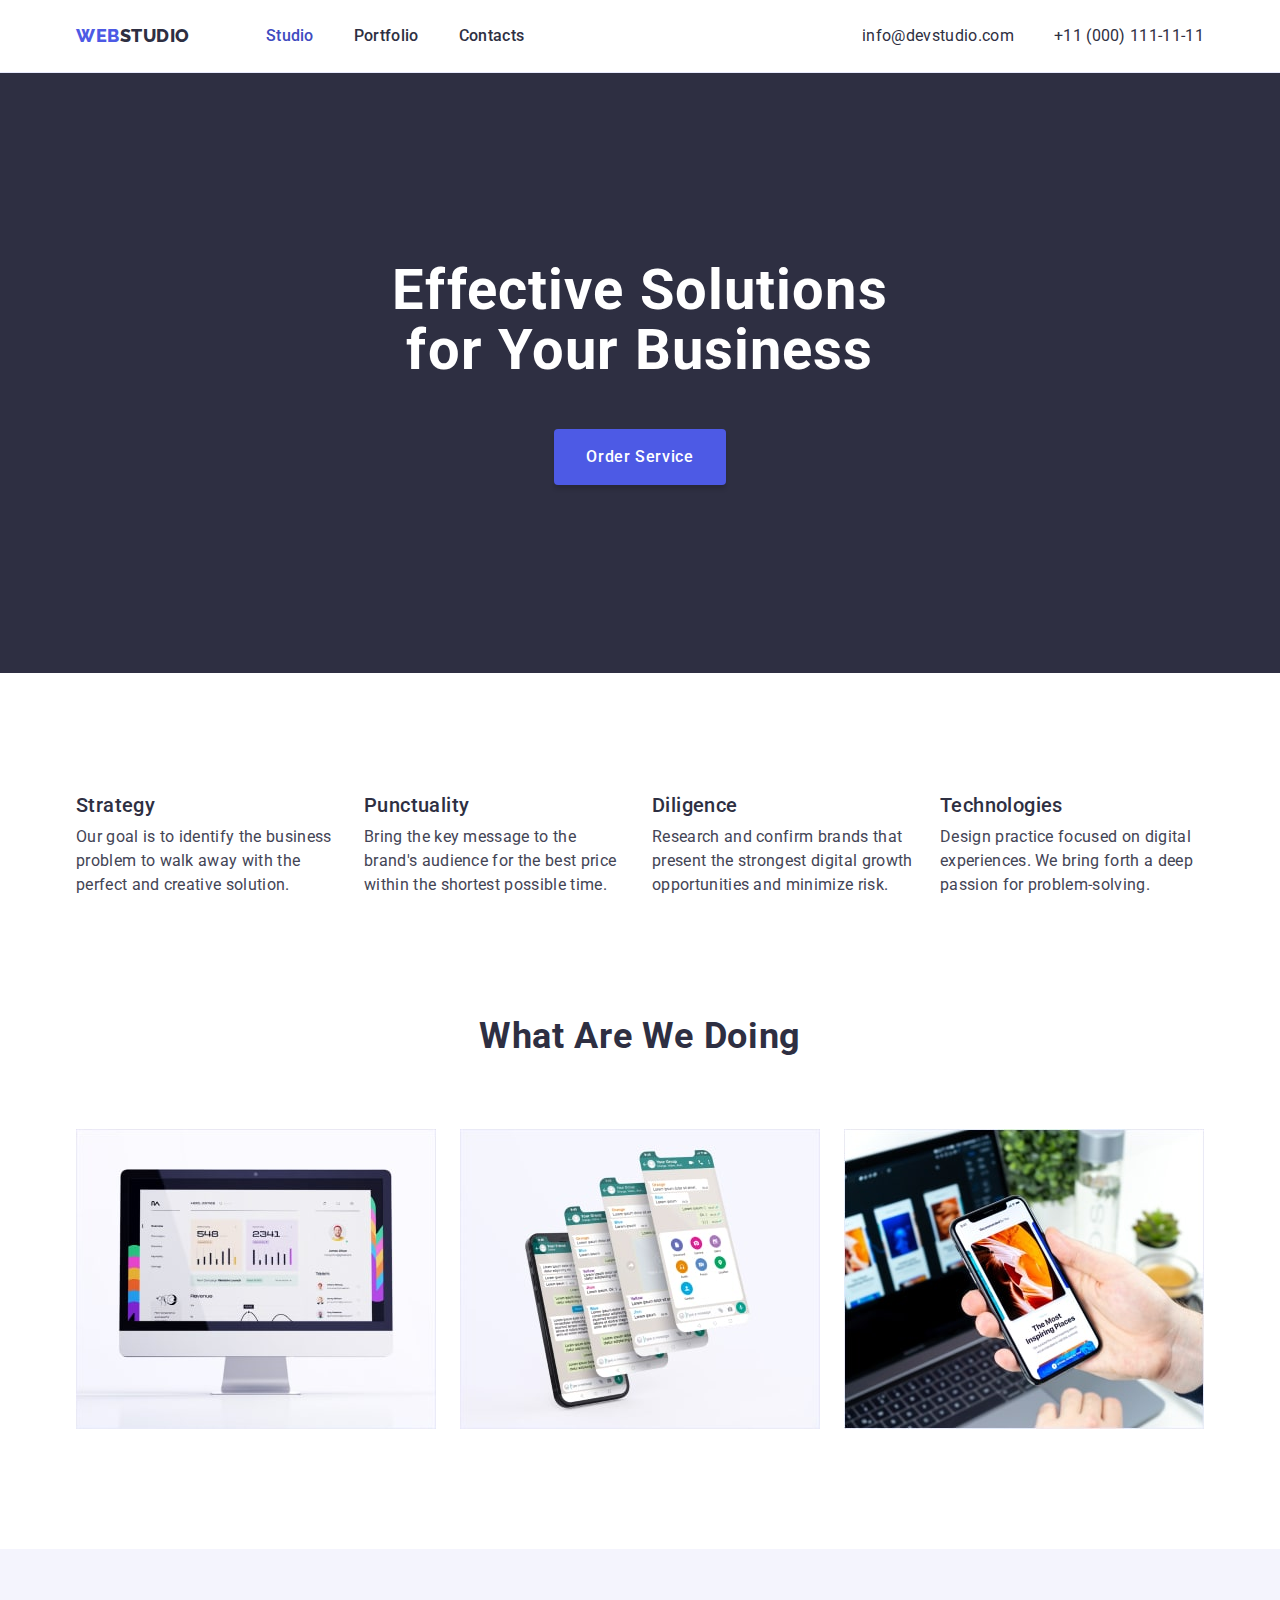
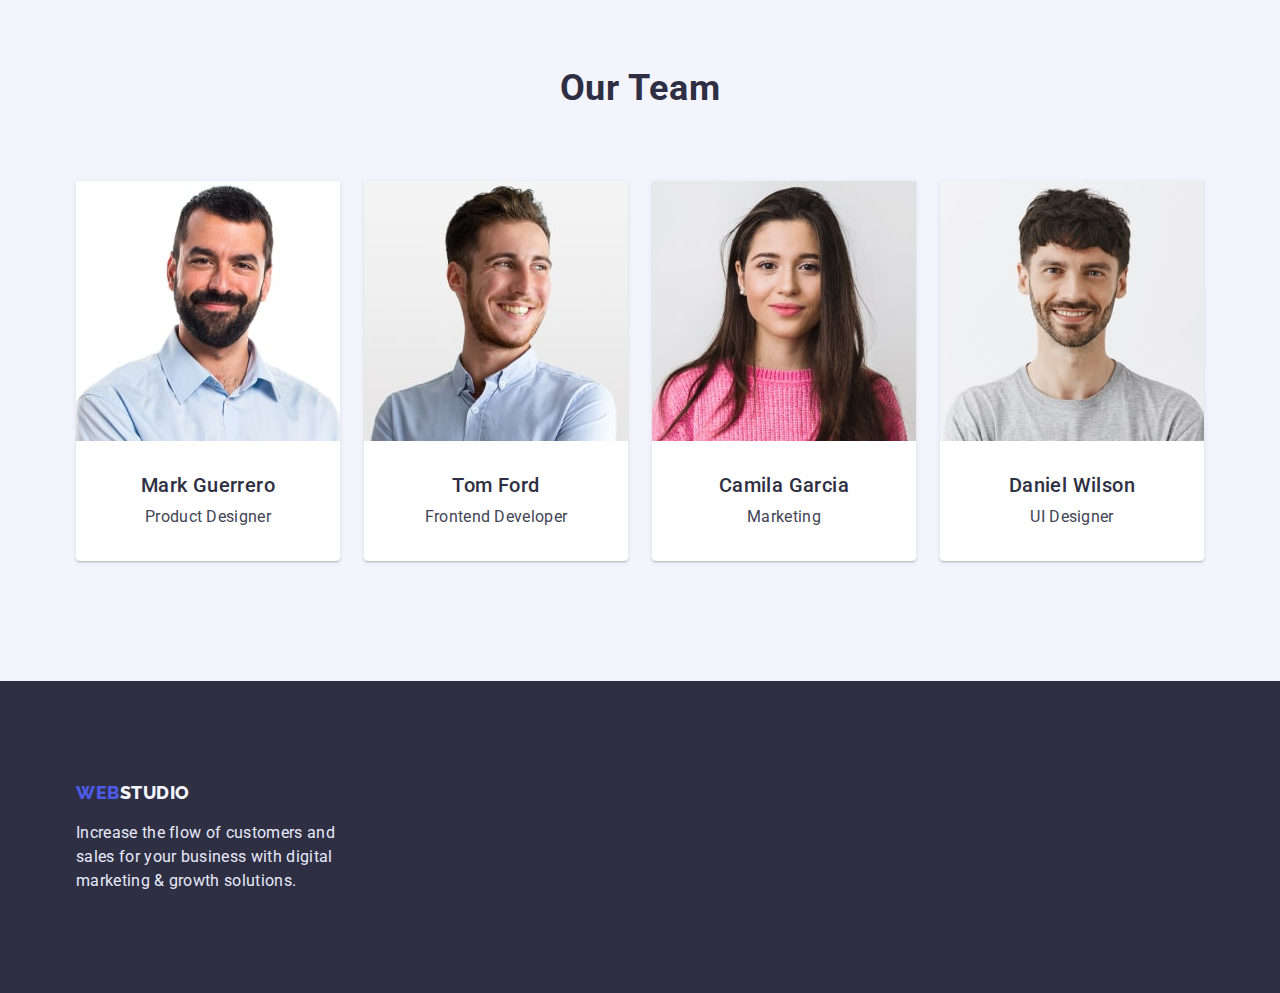
<file: index.html>
<!DOCTYPE html>
<html lang="en">
  <head>
    <meta charset="UTF-8" />
    <meta name="viewport" content="width=device-width, initial-scale=1.0" />
    <title>WebStudio</title>
    <link rel="preconnect" href="https://fonts.googleapis.com" />
    <link rel="preconnect" href="https://fonts.gstatic.com" crossorigin />
    <link
      href="https://fonts.googleapis.com/css2?family=Raleway:wght@800&family=Roboto:wght@400;500;700&display=swap"
      rel="stylesheet"
    />
    <link
      rel="stylesheet"
      href="https://cdnjs.cloudflare.com/ajax/libs/modern-normalize/1.1.0/modern-normalize.min.css"
    />
    <link rel="stylesheet" href="./css/styles.css" />
  </head>

  <body>
    <header>
      <div class="container nav-flex">
        <nav class="nav">
          <a class="nav-logo logo" href="./index.html" target="_self"
            ><span class="accent">Web</span>Studio</a
          >
          <ul class="nav-list">
            <li class="nav-item">
              <a class="nav-link current" href="./index.html" target="_self"
                >Studio</a
              >
            </li>
            <li class="nav-item">
              <a class="nav-link" href="./portfolio.html" target="_self"
                >Portfolio</a
              >
            </li>
            <li class="nav-item">
              <a class="nav-link" href="">Contacts</a>
            </li>
          </ul>
        </nav>
        <address class="address">
          <ul class="address-list text-main">
            <li class="address-item">
              <a class="address-link" href="mailto:info@devstudio.com"
                >info@devstudio.com</a
              >
            </li>
            <li class="address-item">
              <a class="address-link" href="tel:+110001111111"
                >+11 (000) 111-11-11</a
              >
            </li>
          </ul>
        </address>
      </div>
    </header>

    <main>
      <section class="hero">
        <div class="container">
          <h1 class="hero-title text-title-big">
            Effective Solutions for Your Business
          </h1>
          <button class="button primary text-main" type="button">
            Order Service
          </button>
        </div>
      </section>

      <section class="features section">
        <div class="container">
          <h2 class="visually-hidden">Our features</h2>
          <ul class="features-list">
            <li class="features-item">
              <h3 class="text-title">Strategy</h3>
              <p class="text-main">
                Our goal is to identify the business problem to walk away with
                the perfect and creative solution.
              </p>
            </li>
            <li class="features-item">
              <h3 class="text-title">Punctuality</h3>
              <p class="text-main">
                Bring the key message to the brand's audience for the best price
                within the shortest possible time.
              </p>
            </li>
            <li class="features-item">
              <h3 class="text-title">Diligence</h3>
              <p class="text-main">
                Research and confirm brands that present the strongest digital
                growth opportunities and minimize risk.
              </p>
            </li>
            <li class="features-item">
              <h3 class="text-title">Technologies</h3>
              <p class="text-main">
                Design practice focused on digital experiences. We bring forth a
                deep passion for problem-solving.
              </p>
            </li>
          </ul>
        </div>
      </section>

      <section class="services section">
        <div class="container">
          <h2 class="text-title-big">What Are We Doing</h2>
          <ul class="services-list">
            <li class="services-item">
              <img
                src="./images/Example01.jpg"
                alt="Monitor showing a website"
                width="360"
                height="300"
              />
            </li>
            <li class="services-item">
              <img
                src="./images/Example02.jpg"
                alt="Smartphone with 4 different displays"
                width="360"
                height="300"
              />
            </li>
            <li class="services-item">
              <img
                src="./images/Example03.jpg"
                alt="Mobile phone and laptop showing the same website"
                width="360"
                height="300"
              />
            </li>
          </ul>
        </div>
      </section>

      <section class="team section">
        <div class="container">
          <h2 class="text-title-big">Our Team</h2>
          <ul class="team-list">
            <li class="team-item">
              <img
                src="./images/TeamMember01.jpg"
                alt="Photo of a team member Mark Guerrero"
                width="264"
                height="260"
              />
              <div class="team-item-description">
                <h3 class="text-title">Mark Guerrero</h3>
                <p class="text-main">Product Designer</p>
              </div>
            </li>
            <li class="team-item">
              <img
                src="./images/TeamMember02.jpg"
                alt="Photo of a team member Tom Ford"
                width="264"
                height="260"
              />
              <div class="team-item-description">
                <h3 class="text-title">Tom Ford</h3>
                <p class="text-main">Frontend Developer</p>
              </div>
            </li>
            <li class="team-item">
              <img
                src="./images/TeamMember03.jpg"
                alt="Photo of a team member Camila Garcia"
                width="264"
                height="260"
              />
              <div class="team-item-description">
                <h3 class="text-title">Camila Garcia</h3>
                <p class="text-main">Marketing</p>
              </div>
            </li>
            <li class="team-item">
              <img
                src="./images/TeamMember04.jpg"
                alt="Photo of a team member Daniel Wilson"
                width="264"
                height="260"
              />
              <div class="team-item-description">
                <h3 class="text-title">Daniel Wilson</h3>
                <p class="text-main">UI Designer</p>
              </div>
            </li>
          </ul>
        </div>
      </section>
    </main>

    <footer class="footer">
      <div class="container">
        <div class="footer-logo-box">
          <a class="footer-logo logo" href="./index.html" target="_self"
            ><span class="accent">Web</span>Studio</a
          >
          <p class="footer-logo-text text-main">
            Increase the flow of customers and sales for your business with
            digital marketing & growth solutions.
          </p>
        </div>
      </div>
    </footer>
  </body>
</html>
</file>
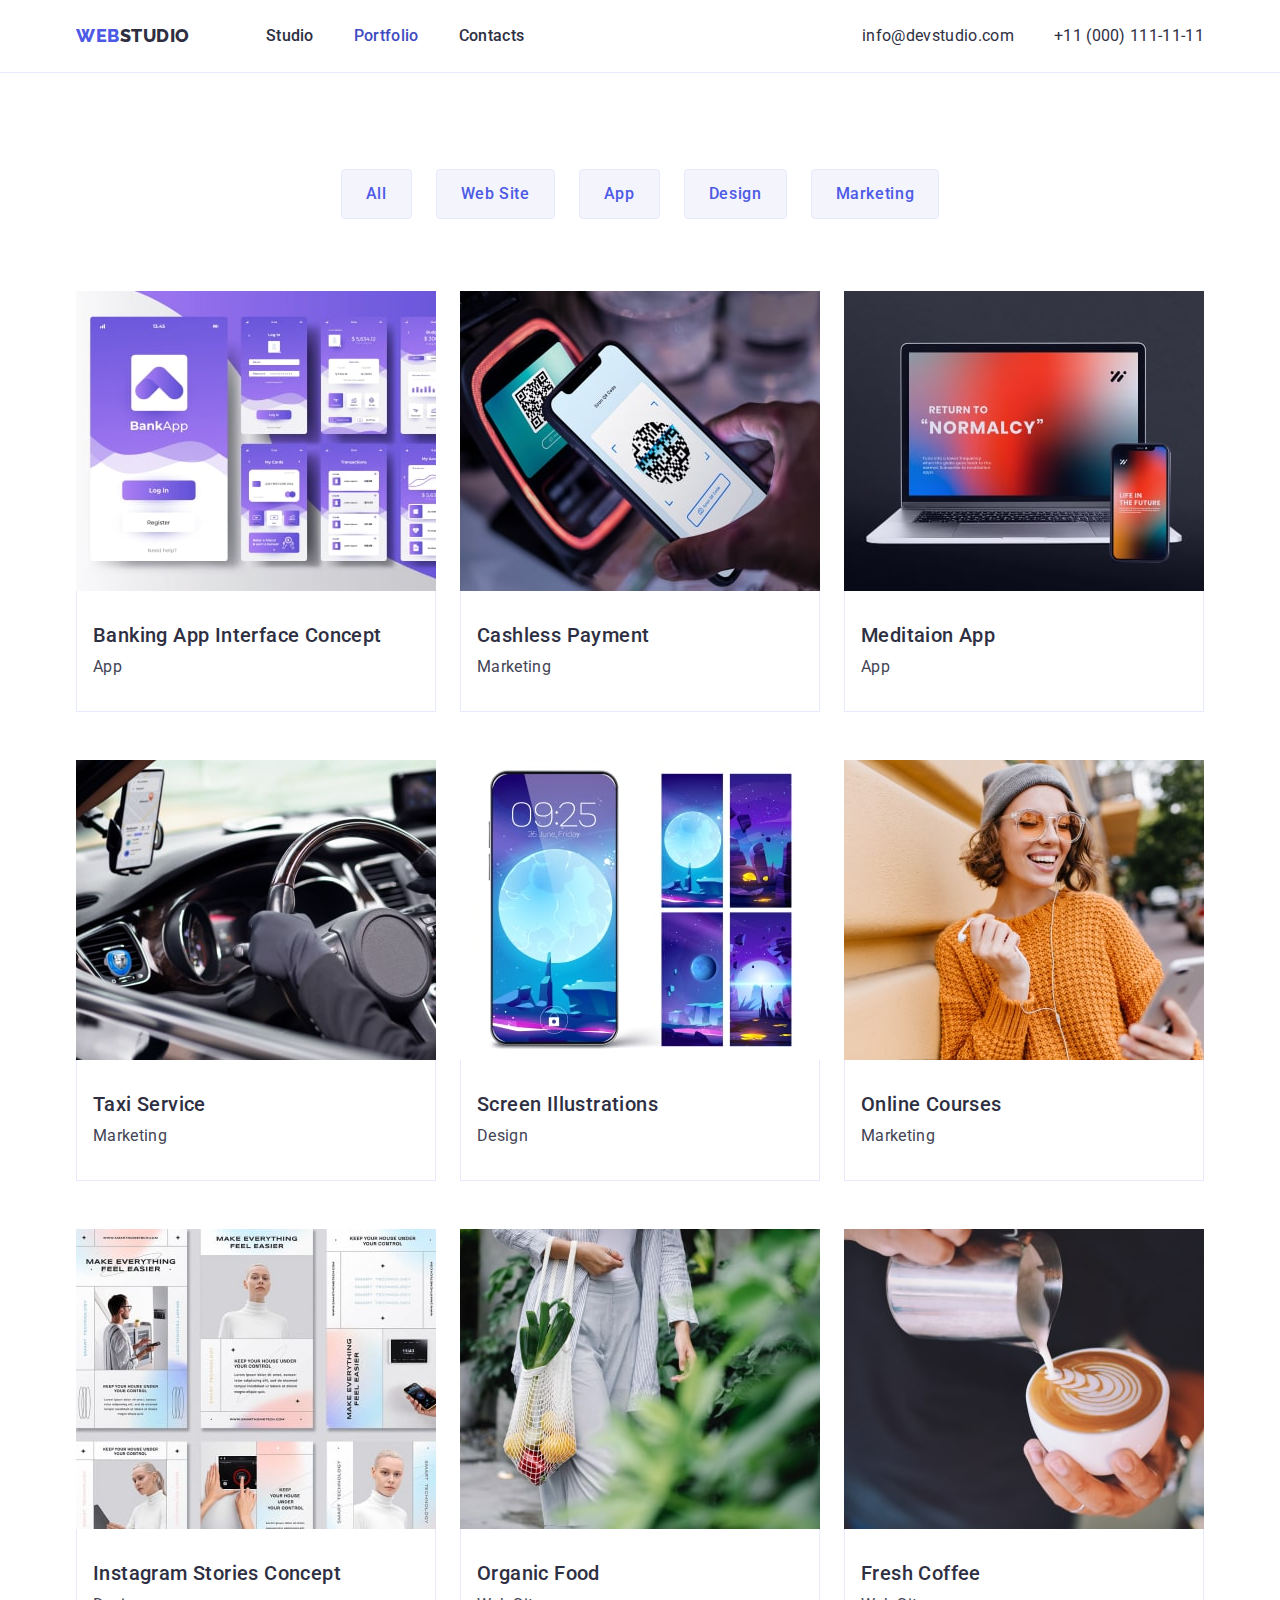
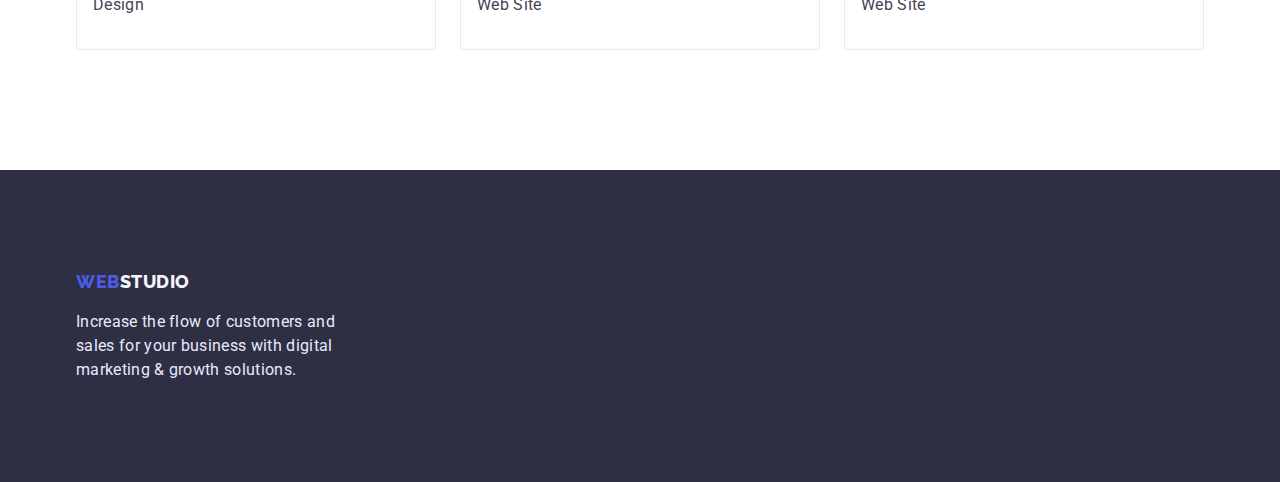
<file: portfolio.html>
<!DOCTYPE html>
<html lang="en">
  <head>
    <meta charset="UTF-8" />
    <meta name="viewport" content="width=device-width, initial-scale=1.0" />
    <title>WebStudio</title>
    <link rel="preconnect" href="https://fonts.googleapis.com" />
    <link rel="preconnect" href="https://fonts.gstatic.com" crossorigin />
    <link
      href="https://fonts.googleapis.com/css2?family=Raleway:wght@800&family=Roboto:wght@400;500;700&display=swap"
      rel="stylesheet"
    />
    <link
      rel="stylesheet"
      href="https://cdnjs.cloudflare.com/ajax/libs/modern-normalize/1.1.0/modern-normalize.min.css"
    />
    <link rel="stylesheet" href="./css/styles.css" />
  </head>
  <body>
    <header>
      <div class="container nav-flex">
        <nav class="nav">
          <a class="nav-logo logo" href="./index.html" target="_self"
            ><span class="accent">Web</span>Studio</a
          >
          <ul class="nav-list">
            <li class="nav-item">
              <a class="nav-link" href="./index.html" target="_self">Studio</a>
            </li>
            <li class="nav-item">
              <a class="nav-link current" href="./portfolio.html" target="_self"
                >Portfolio</a
              >
            </li>
            <li class="nav-item">
              <a class="nav-link" href="">Contacts</a>
            </li>
          </ul>
        </nav>
        <address class="address">
          <ul class="address-list text-main">
            <li class="address-item">
              <a class="address-link" href="mailto:info@devstudio.com"
                >info@devstudio.com</a
              >
            </li>
            <li class="address-item">
              <a class="address-link" href="tel:+110001111111"
                >+11 (000) 111-11-11</a
              >
            </li>
          </ul>
        </address>
      </div>
    </header>

    <main>
      <section class="portfolio section">
        <div class="container">
          <h1 class="visually-hidden">Portfolio</h1>
          <ul class="filter-list">
            <li class="filter-item">
              <button class="button secondary text-main" type="button">
                All
              </button>
            </li>
            <li class="filter-item">
              <button class="button secondary text-main" type="button">
                Web Site
              </button>
            </li>
            <li class="filter-item">
              <button class="button secondary text-main" type="button">
                App
              </button>
            </li>
            <li class="filter-item">
              <button class="button secondary text-main" type="button">
                Design
              </button>
            </li>
            <li class="filter-item">
              <button class="button secondary text-main" type="button">
                Marketing
              </button>
            </li>
          </ul>

          <ul class="portfolio-list">
            <li class="portfolio-item">
              <a href="">
                <img
                  src="./images/ProjectCard01.jpg"
                  alt="Banking App Interface Concept"
                  width="360"
                  height="300"
                />
                <div class="portfolio-item-description">
                  <h2 class="text-title">Banking App Interface Concept</h2>
                  <p class="text-main">App</p>
                </div>
              </a>
            </li>

            <li class="portfolio-item">
              <a href="">
                <img
                  src="./images/ProjectCard02.jpg"
                  alt="Cashless Payment"
                  width="360"
                  height="300"
                />
                <div class="portfolio-item-description">
                  <h2 class="text-title">Cashless Payment</h2>
                  <p class="text-main">Marketing</p>
                </div>
              </a>
            </li>
            <li class="portfolio-item">
              <a href="">
                <img
                  src="./images/ProjectCard03.jpg"
                  alt="Meditaion App"
                  width="360"
                  height="300"
                />
                <div class="portfolio-item-description">
                  <h2 class="text-title">Meditaion App</h2>
                  <p class="text-main">App</p>
                </div>
              </a>
            </li>

            <li class="portfolio-item">
              <a href="">
                <img
                  src="./images/ProjectCard04.jpg"
                  alt="Taxi Service"
                  width="360"
                  height="300"
                />
                <div class="portfolio-item-description">
                  <h2 class="text-title">Taxi Service</h2>
                  <p class="text-main">Marketing</p>
                </div>
              </a>
            </li>
            <li class="portfolio-item">
              <a href="">
                <img
                  src="./images/ProjectCard05.jpg"
                  alt="Screen Illustrations"
                  width="360"
                  height="300"
                />
                <div class="portfolio-item-description">
                  <h2 class="text-title">Screen Illustrations</h2>
                  <p class="text-main">Design</p>
                </div>
              </a>
            </li>
            <li class="portfolio-item">
              <a href="">
                <img
                  src="./images/ProjectCard06.jpg"
                  alt="Online Courses"
                  width="360"
                  height="300"
                />
                <div class="portfolio-item-description">
                  <h2 class="text-title">Online Courses</h2>
                  <p class="text-main">Marketing</p>
                </div>
              </a>
            </li>
            <li class="portfolio-item">
              <a href="">
                <img
                  src="./images/ProjectCard07.jpg"
                  alt="Instagram Stories Concept"
                  width="360"
                  height="300"
                />
                <div class="portfolio-item-description">
                  <h2 class="text-title">Instagram Stories Concept</h2>
                  <p class="text-main">Design</p>
                </div>
              </a>
            </li>
            <li class="portfolio-item">
              <a href="">
                <img
                  src="./images/ProjectCard08.jpg"
                  alt="Organic Food"
                  width="360"
                  height="300"
                />
                <div class="portfolio-item-description">
                  <h2 class="text-title">Organic Food</h2>
                  <p class="text-main">Web Site</p>
                </div>
              </a>
            </li>
            <li class="portfolio-item">
              <a href="">
                <img
                  src="./images/ProjectCard09.jpg"
                  alt="Fresh Coffee"
                  width="360"
                  height="300"
                />
                <div class="portfolio-item-description">
                  <h2 class="text-title">Fresh Coffee</h2>
                  <p class="text-main">Web Site</p>
                </div>
              </a>
            </li>
          </ul>
        </div>
      </section>
    </main>

    <footer class="footer">
      <div class="container">
        <div class="footer-logo-box">
          <a class="footer-logo logo" href="./index.html" target="_self"
            ><span class="accent">Web</span>Studio</a
          >
          <p class="footer-logo-text text-main">
            Increase the flow of customers and sales for your business with
            digital marketing & growth solutions.
          </p>
        </div>
      </div>
    </footer>
  </body>
</html>
</file>
<file: css/styles.css>
/* Variables */

:root {
  --text-main-color: #434455;
  --text-title-color: #2e2f42;
  --accent-color: #4d5ae5;
  --text-second-color: #fff;
  --button-color: #f4f4fd;
  --button-hover-color: #404bbf;
  --button-border-color: #e7e9fc;
  --cards-gap: 24px;
  --features-item-number: 4;
  --services-item-number: 3;
  --team-item-number: 4;
  --portfolio-item-number: 3;
}

/* Body basic style */

body {
  font-family: 'Roboto', sans-serif;
  letter-spacing: 0.02em;
  color: var(--text-color-site);
}

.container {
  width: 1158px;

  padding: 0 15px;
  margin: 0 auto;
}

/* Hidden headers */
.visually-hidden {
  position: absolute;

  width: 1px;
  height: 1px;
  padding: 0;
  margin: -1px;
  overflow: hidden;
  clip: rect(0 0 0 0);
  clip-path: inset(50%);

  white-space: nowrap;

  border: 0;
}

/* Lists basic style */

ul {
  padding: 0;
  margin: 0;

  list-style: none;
}

/* Links basic style */

a {
  text-decoration: none;
}

img {
  display: block;
  max-width: 100%;
  height: auto;
}

/* Sections basic style */

.section {
  padding-top: 120px;
  padding-bottom: 120px;
}

/* Text styles */

.text-main {
  margin: 0;

  font-size: 16px;
  line-height: 1.5;
  color: var(--text-main-color);
}

.text-title {
  margin: 0;
  margin-bottom: 8px;

  font-size: 20px;
  font-weight: 500;
  line-height: 1.2;
  letter-spacing: 0.02em;
  color: var(--text-title-color);
}

.text-title-big {
  margin: 0;
  margin-bottom: 72px;

  font-size: 36px;
  line-height: 1.11;
  letter-spacing: 0.02em;
  color: var(--text-title-color);
  text-align: center;
}

/* Buttons */

.button {
  display: inline-block;

  font-weight: 500;
  letter-spacing: 0.04em;

  border-radius: 4px;
}

.button.primary {
  padding: 16px 32px;

  color: var(--text-second-color);

  background-color: var(--accent-color);
  border: none;
  box-shadow: 0px 4px 4px rgba(0, 0, 0, 0.15);
}

.button.secondary {
  padding: 12px 24px;

  color: var(--accent-color);

  background-color: var(--button-color);
  border: 1px solid var(--button-border-color);
}

.button.primary:hover,
.button.primary:focus {
  cursor: pointer;

  background-color: var(--button-hover-color);
}

.button.secondary:hover,
.button.secondary:focus {
  color: var(--button-color);
  cursor: pointer;

  background-color: var(--button-hover-color);
  border: 1px solid transparent;
  box-shadow: 0px 3px 1px rgba(0, 0, 0, 0.1), 0px 2px 1px rgba(0, 0, 0, 0.08),
    0px 2px 2px rgba(0, 0, 0, 0.12);
}

/* Logo */

.logo {
  font-family: 'Raleway', sans-serif;
  font-size: 18px;
  font-weight: 800;
  line-height: 1.33;
  letter-spacing: 0.03em;
  text-transform: uppercase;
}

.nav-logo {
  color: var(--text-title-color);
}

.footer-logo {
  color: var(--button-color);
}

.logo > .accent {
  color: var(--accent-color);
}

/* Site nav and address */

header {
  border-bottom: 1px solid var(--button-border-color);
}

.nav-flex {
  display: flex;
  align-items: center;
}

.nav {
  display: flex;
  align-items: center;
}

.nav-list {
  display: flex;
  margin-left: 76px;
}

.nav-item + .nav-item {
  margin-left: 40px;
}

.nav-logo,
.nav-link,
.address-link {
  display: block;
  padding-top: 24px;
  padding-bottom: 24px;
}

.nav-link {
  font-size: 16px;
  font-weight: 500;
  line-height: 1.5;
  color: var(--text-title-color);
}

.address {
  margin-left: auto;
}

.address-list {
  display: flex;
}

.address-list a {
  font-style: normal;
  color: var(--text-title-color);
}

.nav-link:hover,
.nav-link:focus,
.current,
.address-link:hover,
.address-link:focus {
  color: var(--button-hover-color);
}

.address-item + .address-item {
  margin-left: 40px;
}

.address-link {
  display: block;
  padding-top: 24px;
  padding-bottom: 24px;
}

/* Hero section */

.hero {
  padding-top: 188px;
  padding-bottom: 188px;

  text-align: center;

  background-color: var(--text-title-color);
}

.hero-title {
  max-width: 496px;
  margin-left: auto;
  margin-right: auto;
  margin-bottom: 48px;

  font-size: 56px;
  line-height: 1.07;
  color: var(--text-second-color);
}

/* Features section */

.features-list {
  display: flex;
  flex-wrap: wrap;
  gap: 24px;
}

.features-item {
  flex-basis: calc(
    (100% - var(--cards-gap) * (var(--features-item-number) - 1)) /
      var(--features-item-number)
  );
}

/* Services section */

.services {
  padding-top: 0;
}

.services-list {
  display: flex;
  flex-wrap: wrap;
  gap: 24px;
}

.services-item {
  flex-basis: calc(
    (100% - var(--cards-gap) * (var(--services-item-number) - 1)) /
      var(--services-item-number)
  );
}

/* Team section */

.team {
  background-color: var(--button-color);
}

.team-list {
  display: flex;
  flex-wrap: wrap;
  gap: 24px;
}

.team-item {
  flex-basis: calc(
    (100% - var(--cards-gap) * (var(--team-item-number) - 1)) /
      var(--team-item-number)
  );

  background-color: var(--text-second-color);
  box-shadow: 0px 1px 6px rgba(46, 47, 66, 0.08),
    0px 1px 1px rgba(46, 47, 66, 0.16), 0px 2px 1px rgba(46, 47, 66, 0.08);
  border-radius: 0px 0px 4px 4px;
}

.team-item-description {
  padding: 32px 16px;

  text-align: center;
}

/* PORTFOLIO PAGE */

.portfolio.section {
  padding-top: 96px;
}

.filter-list {
  display: flex;
  justify-content: center;
  gap: 24px;
  margin-bottom: 72px;
}

.portfolio-list {
  display: flex;
  flex-wrap: wrap;
  column-gap: 24px;
  row-gap: 48px;
}

.portfolio-item {
  flex-basis: calc(
    (100% - var(--cards-gap) * (var(--portfolio-item-number) - 1)) /
      var(--portfolio-item-number)
  );
}

.portfolio-item-description {
  padding-top: 32px;
  padding-bottom: 32px;
  padding-left: 16px;

  border-right: 1px solid var(--button-border-color);
  border-bottom: 1px solid var(--button-border-color);
  border-left: 1px solid var(--button-border-color);
}

/* Footer */

footer {
  padding-top: 100px;
  padding-bottom: 100px;

  background-color: var(--text-title-color);
}

.footer-logo-box {
  width: 264px;
}

.footer-logo-text {
  margin-top: 16px;
  color: var(--button-border-color);
}
</file>
